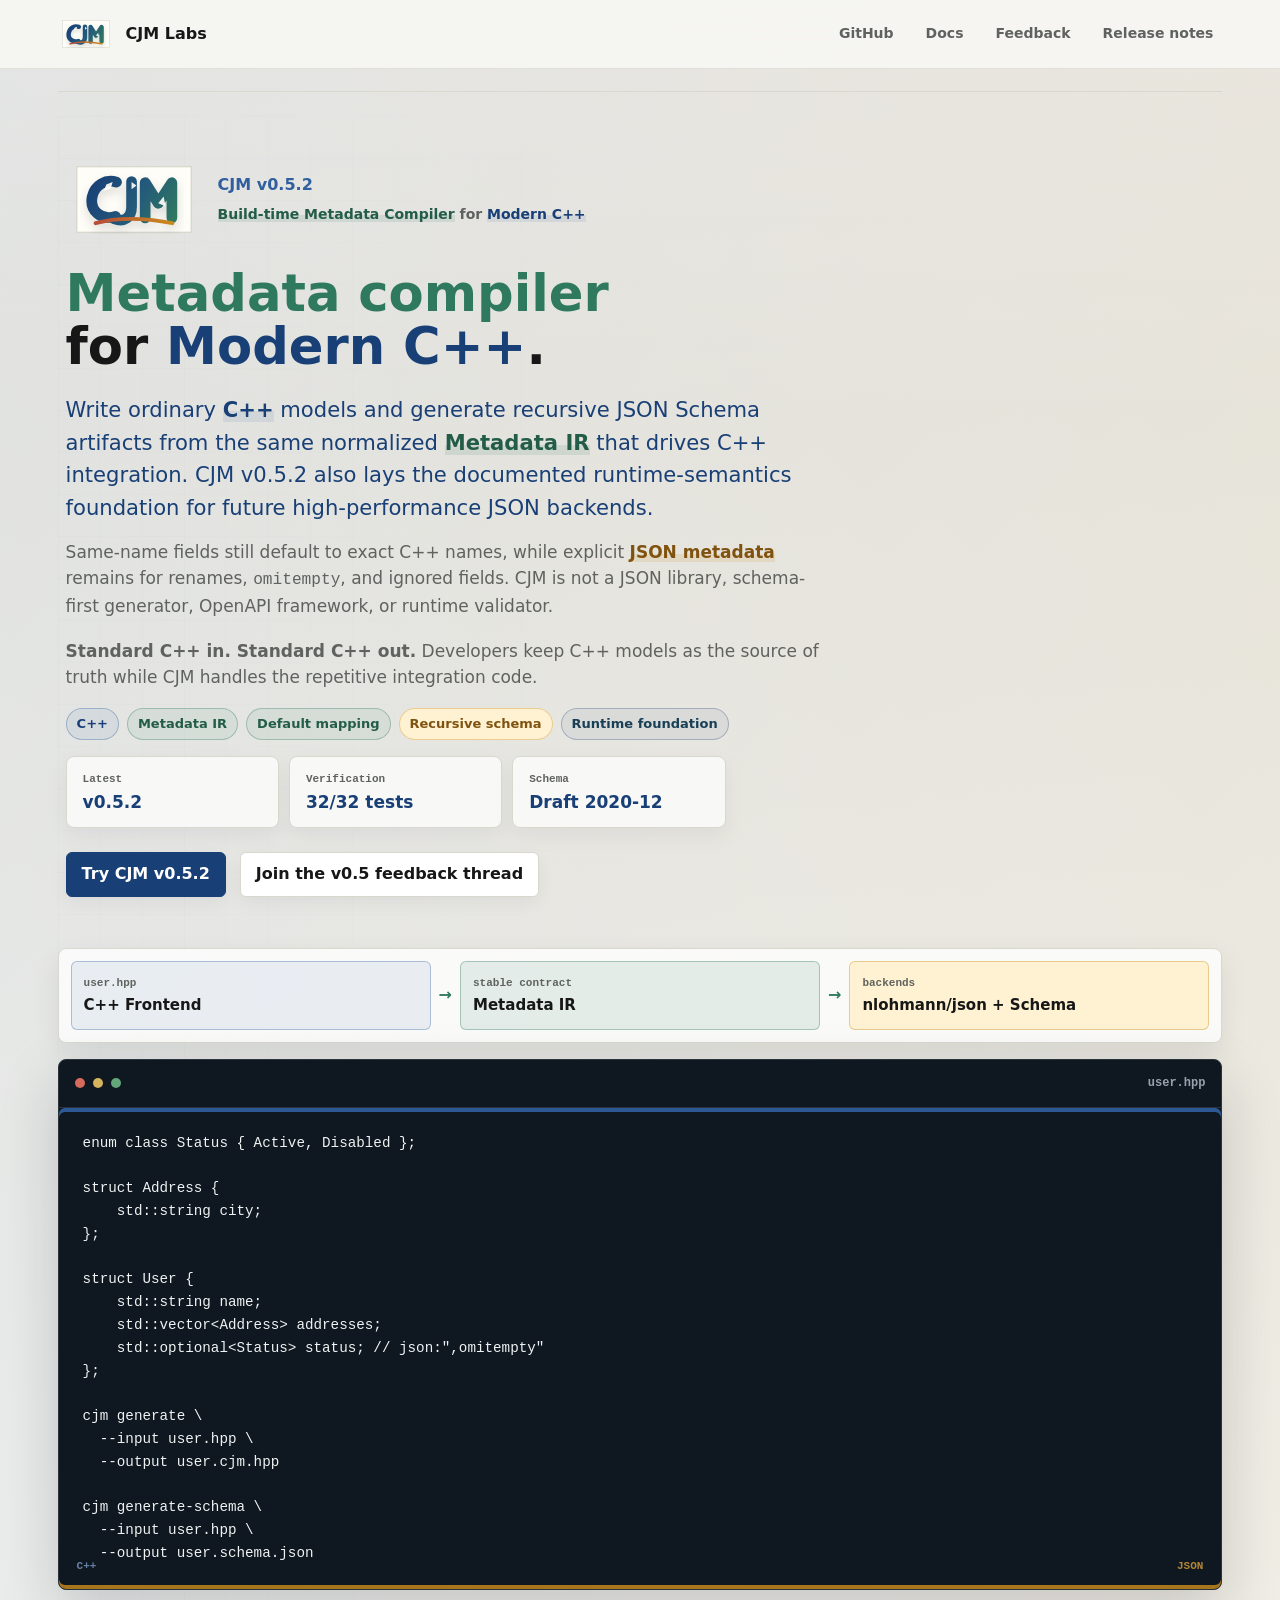
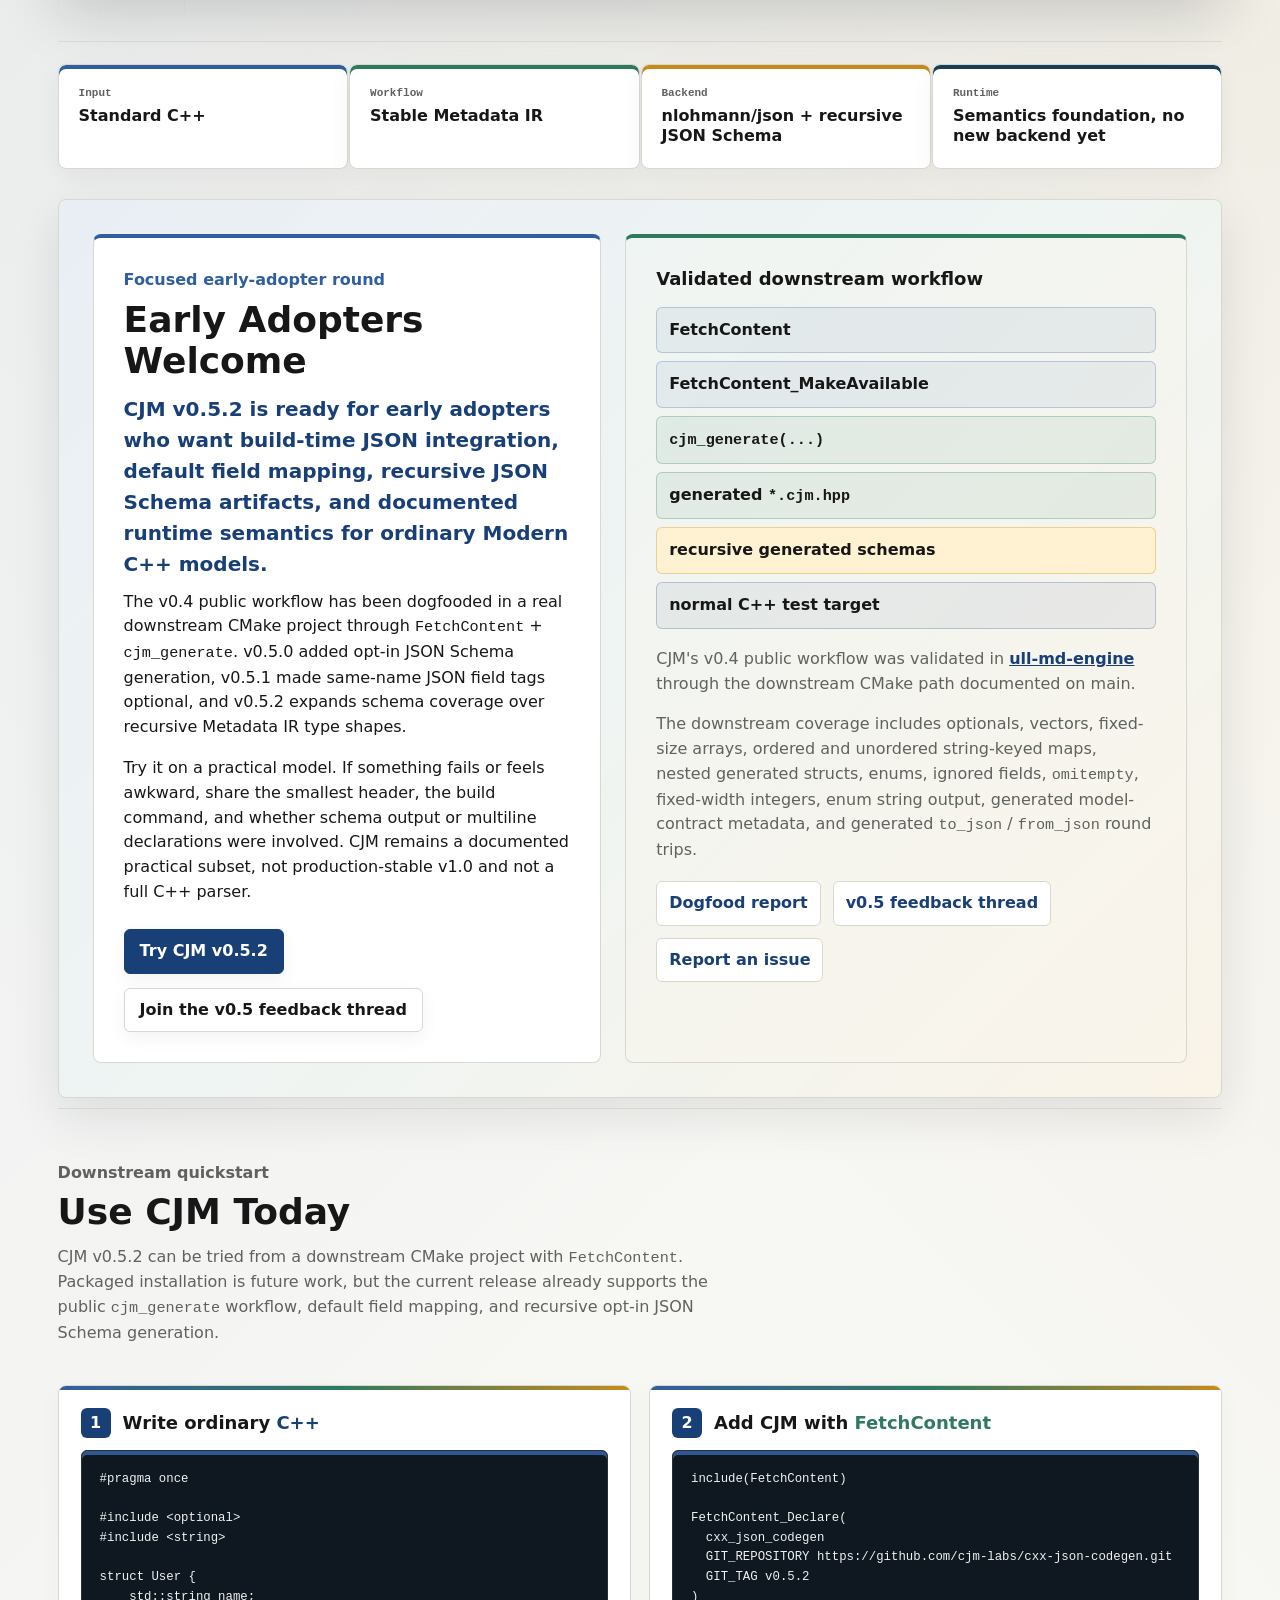
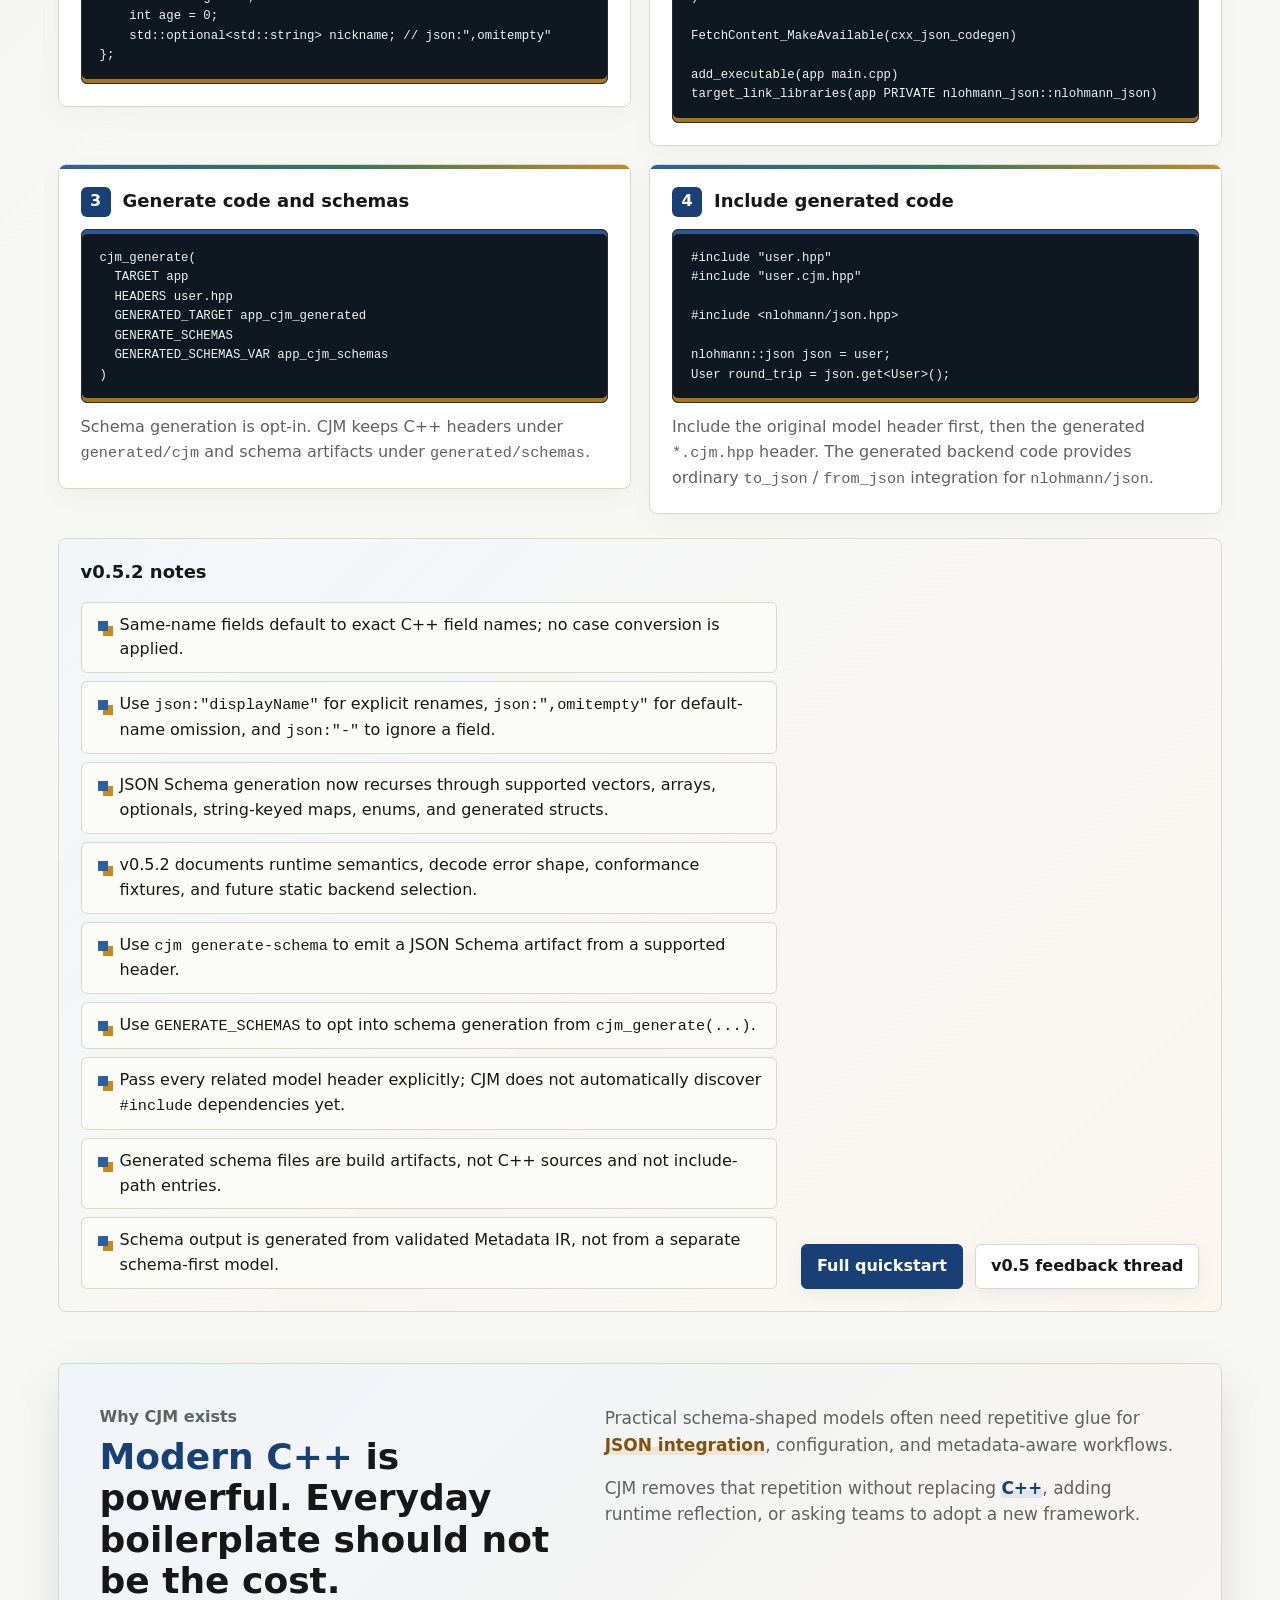
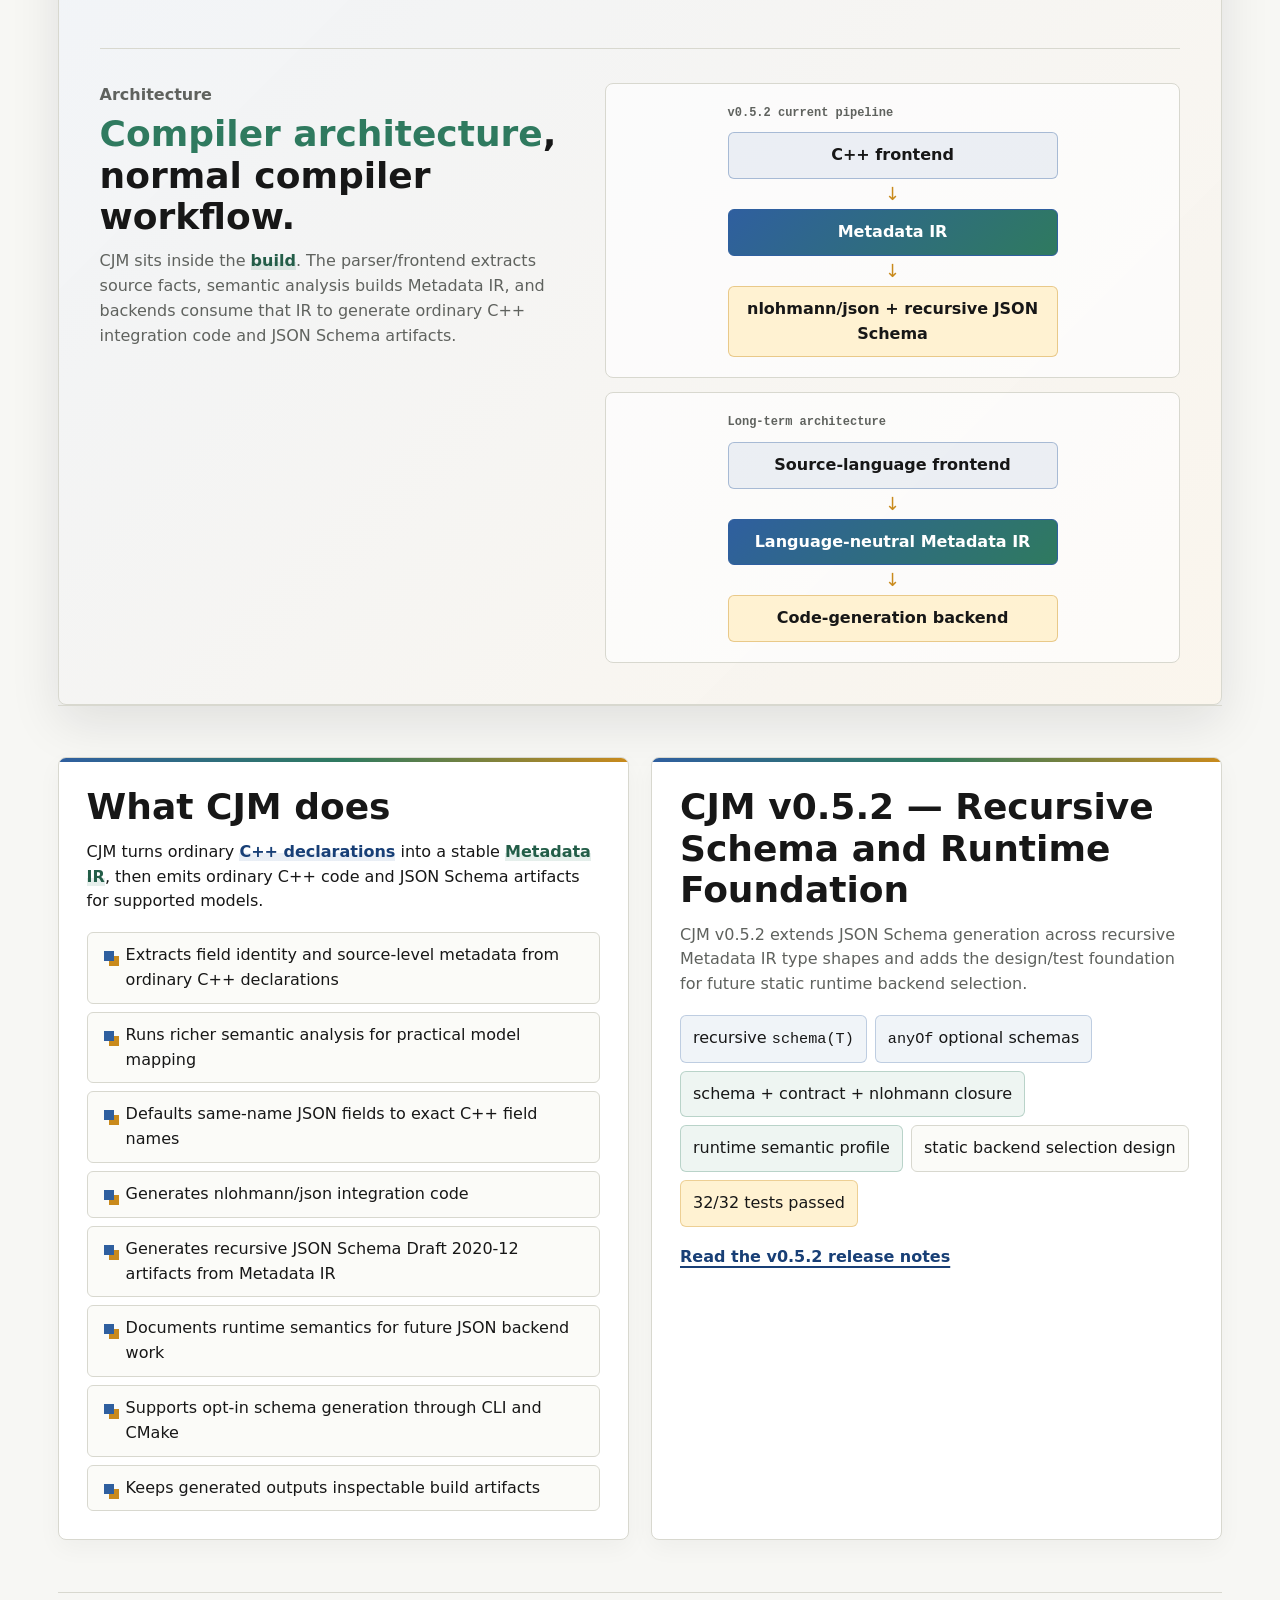
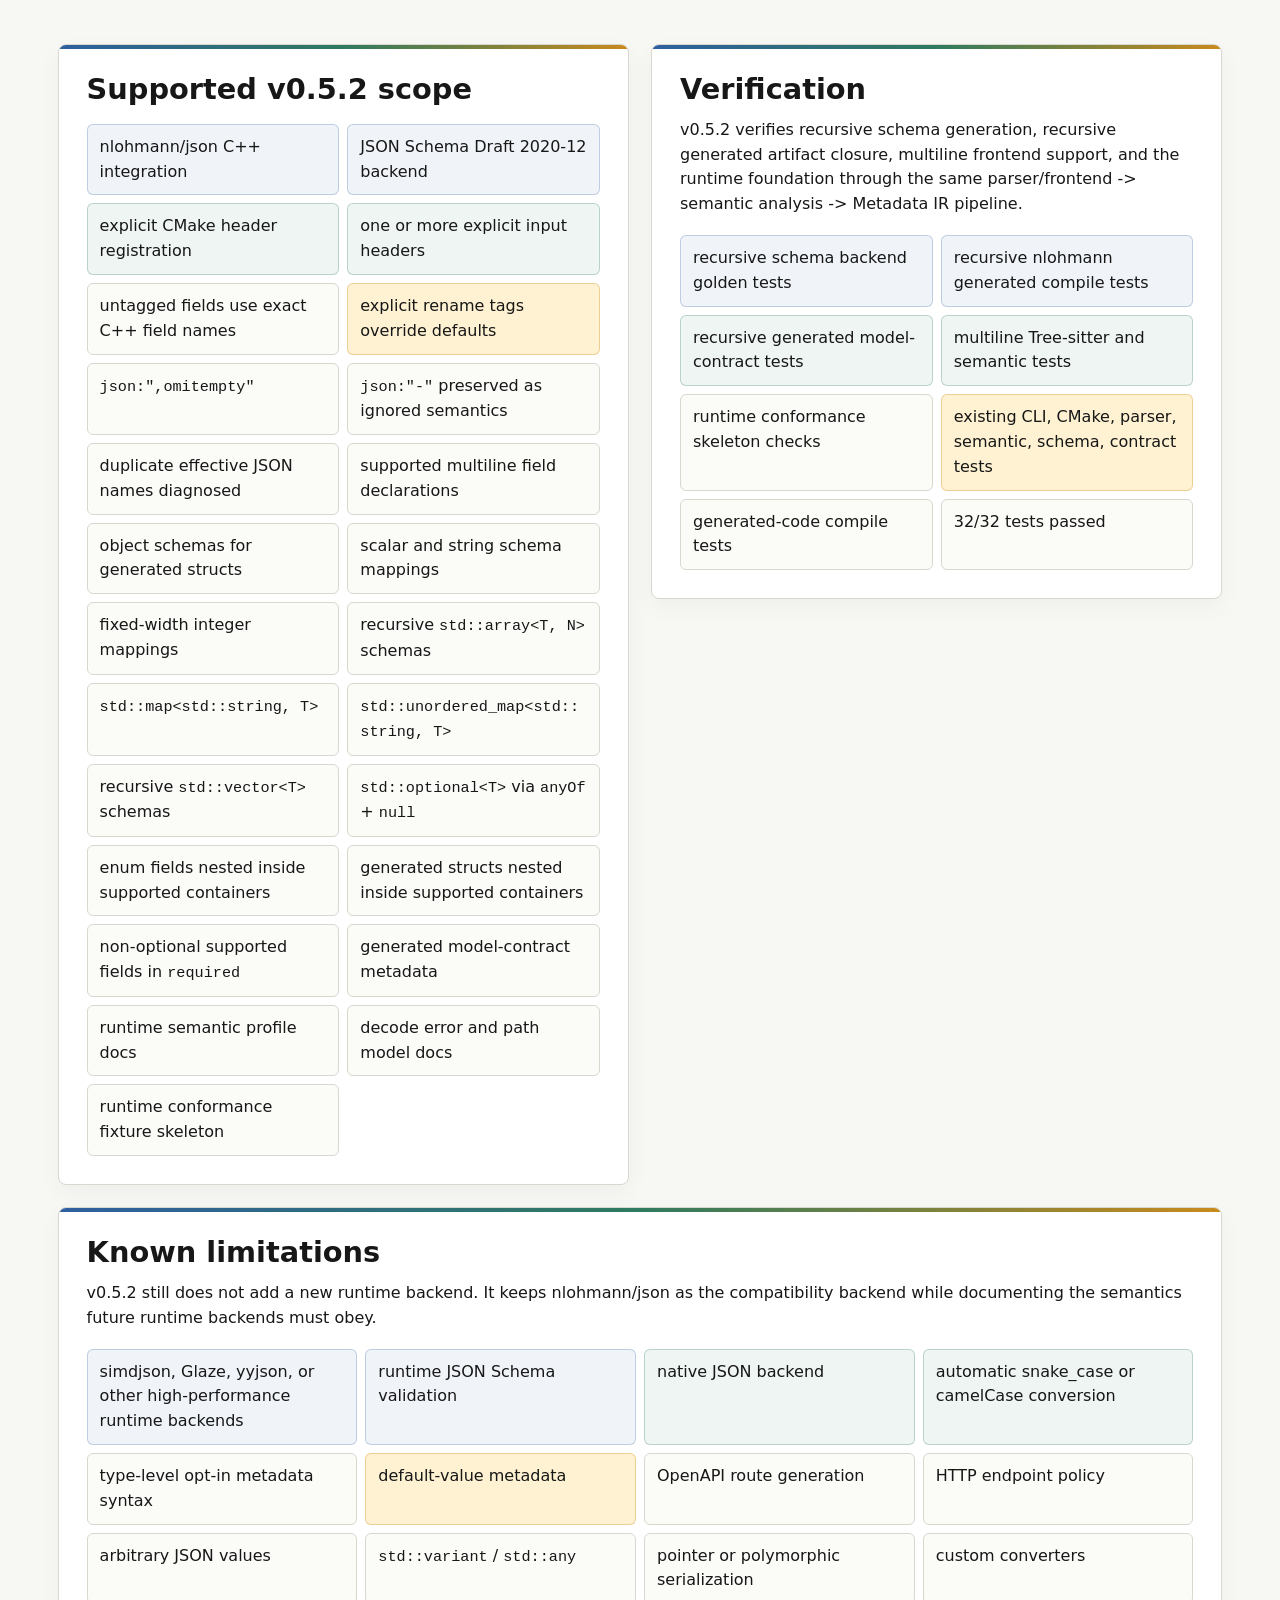
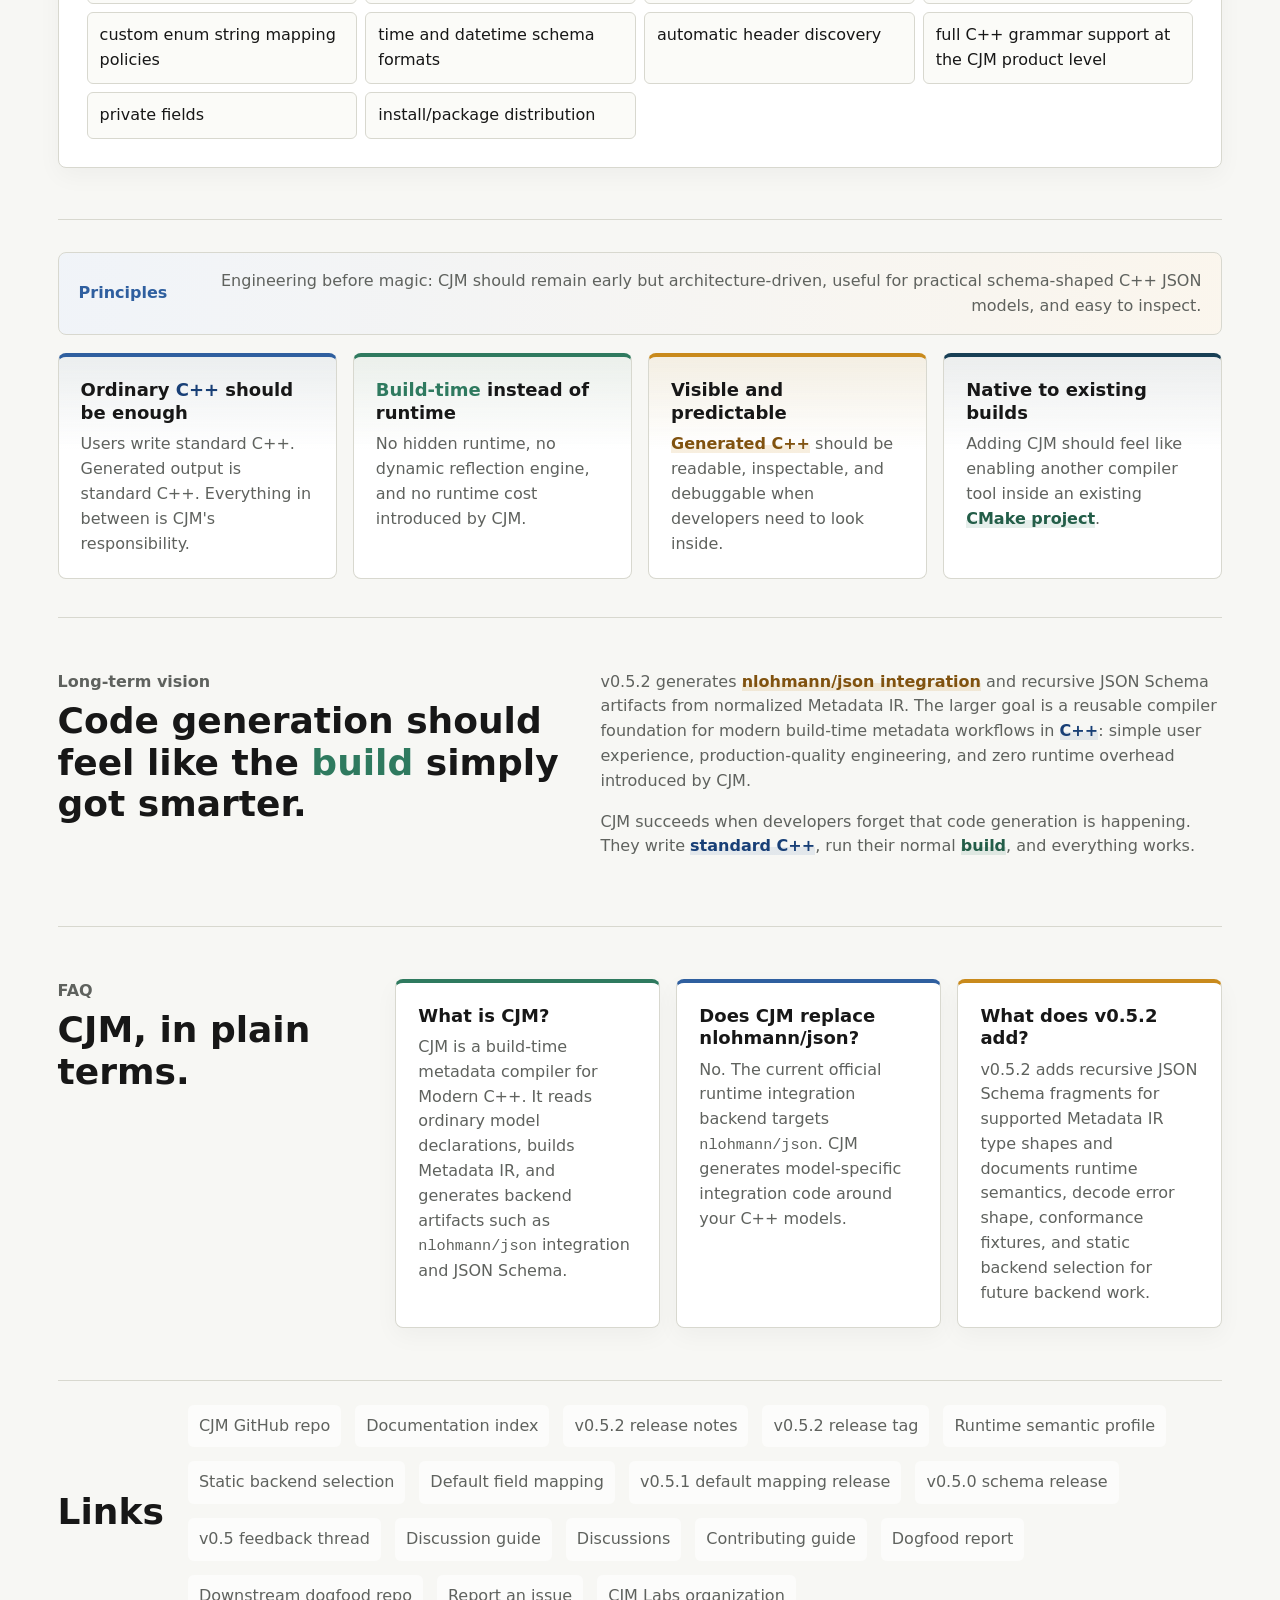
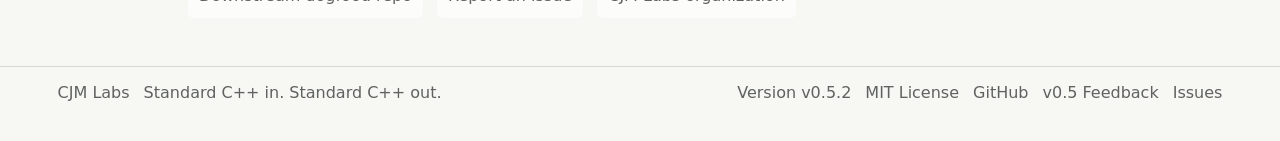
<file: index.html>
<!doctype html>
<html lang="en">
<head>
  <meta charset="utf-8">
  <meta name="viewport" content="width=device-width, initial-scale=1">
  <title>CJM v0.5.2 — Recursive JSON Schema + Runtime Foundation</title>
  <meta name="description" content="CJM is a build-time metadata compiler for Modern C++ that generates nlohmann/json integration and recursive JSON Schema artifacts from ordinary C++ models.">
  <meta name="keywords" content="CJM, Modern C++, C++ code generation, build-time metadata compiler, recursive JSON Schema, runtime JSON semantics, default field mapping, nlohmann json, Metadata IR, CMake, cjm generate-schema, early adopter feedback">
  <meta name="author" content="CJM Labs">
  <meta name="application-name" content="CJM">
  <meta name="theme-color" content="#183f76">
  <meta name="color-scheme" content="light">
  <meta name="referrer" content="strict-origin-when-cross-origin">
  <meta name="format-detection" content="telephone=no">
  <meta name="robots" content="index, follow, max-image-preview:large, max-snippet:-1, max-video-preview:-1">
  <meta name="googlebot" content="index, follow, max-image-preview:large, max-snippet:-1">
  <link rel="canonical" href="https://cjm-labs.org/">
  <meta property="og:type" content="website">
  <meta property="og:locale" content="en_US">
  <meta property="og:site_name" content="CJM Labs">
  <meta property="og:title" content="CJM v0.5.2 — Recursive JSON Schema + Runtime Foundation">
  <meta property="og:description" content="CJM v0.5.2 adds recursive schema fragments and the documented runtime foundation for future static JSON backend selection.">
  <meta property="og:url" content="https://cjm-labs.org/">
  <meta property="og:image" content="https://cjm-labs.org/assets/cjm-logo.svg">
  <meta property="og:image:alt" content="CJM Labs logo">
  <meta property="og:image:type" content="image/svg+xml">
  <meta name="twitter:card" content="summary">
  <meta name="twitter:title" content="CJM v0.5.2 — Recursive JSON Schema + Runtime Foundation">
  <meta name="twitter:description" content="CJM v0.5.2 adds recursive schema fragments and the documented runtime foundation for future static JSON backend selection.">
  <meta name="twitter:image" content="https://cjm-labs.org/assets/cjm-logo.svg">
  <meta name="twitter:image:alt" content="CJM Labs logo">
  <link rel="icon" href="/assets/cjm-logo.svg" type="image/svg+xml">
  <link rel="apple-touch-icon" href="/assets/cjm-logo.svg">
  <link rel="me" href="https://github.com/cjm-labs">
  <link rel="me" href="https://github.com/cjm-labs/cxx-json-codegen">
  <link rel="stylesheet" href="styles.css">
  <script type="application/ld+json">
    {
      "@context": "https://schema.org",
      "@graph": [
        {
          "@type": "Organization",
          "@id": "https://cjm-labs.org/#organization",
          "name": "CJM Labs",
          "url": "https://cjm-labs.org/",
          "logo": "https://cjm-labs.org/assets/cjm-logo.svg",
          "sameAs": [
            "https://github.com/cjm-labs"
          ]
        },
        {
          "@type": "WebSite",
          "@id": "https://cjm-labs.org/#website",
          "name": "CJM Labs",
          "url": "https://cjm-labs.org/",
          "publisher": {
            "@id": "https://cjm-labs.org/#organization"
          },
          "inLanguage": "en-US"
        },
        {
          "@type": "SoftwareSourceCode",
          "@id": "https://cjm-labs.org/#cjm",
          "name": "CJM",
          "alternateName": "Modern C++ metadata compiler",
          "description": "CJM is a build-time metadata compiler for Modern C++ that generates nlohmann/json integration and recursive JSON Schema artifacts from ordinary C++ models.",
          "url": "https://cjm-labs.org/",
          "releaseNotes": "https://github.com/cjm-labs/cxx-json-codegen/blob/main/docs/releases/v0.5.2.md",
          "keywords": "Modern C++, build-time code generation, metadata compiler, recursive JSON Schema, runtime JSON semantics, nlohmann/json, CMake, Metadata IR",
          "sameAs": [
            "https://github.com/cjm-labs/cxx-json-codegen"
          ],
          "codeRepository": "https://github.com/cjm-labs/cxx-json-codegen",
          "programmingLanguage": "C++",
          "runtimePlatform": "CMake",
          "softwareVersion": "v0.5.2",
          "license": "https://opensource.org/license/mit/",
          "creator": {
            "@id": "https://cjm-labs.org/#organization"
          }
        },
        {
          "@type": "FAQPage",
          "@id": "https://cjm-labs.org/#faq",
          "mainEntity": [
            {
              "@type": "Question",
              "name": "What is CJM?",
              "acceptedAnswer": {
                "@type": "Answer",
                "text": "CJM is a build-time metadata compiler for Modern C++. It reads ordinary C++ model declarations, builds Metadata IR, and generates backend artifacts such as nlohmann/json integration and JSON Schema."
              }
            },
            {
              "@type": "Question",
              "name": "Does CJM replace nlohmann/json?",
              "acceptedAnswer": {
                "@type": "Answer",
                "text": "No. The current official runtime integration backend targets nlohmann/json. CJM generates model-specific integration code around the user's C++ models."
              }
            },
            {
              "@type": "Question",
              "name": "What does CJM v0.5.2 add?",
              "acceptedAnswer": {
                "@type": "Answer",
                "text": "CJM v0.5.2 adds recursive JSON Schema fragments for supported Metadata IR type shapes and documents runtime semantics, decode error shape, conformance fixtures, and static backend selection for future runtime backend work."
              }
            }
          ]
        }
      ]
    }
  </script>
</head>
<body>
  <header class="site-header">
    <a class="brand" href="/" aria-label="CJM Labs home">
      <img class="logo-mark" src="assets/cjm-logo.svg" width="56" height="36" alt="" aria-hidden="true">
      <span>CJM Labs</span>
    </a>
    <nav>
      <a href="https://github.com/cjm-labs/cxx-json-codegen">GitHub</a>
      <a href="https://github.com/cjm-labs/cxx-json-codegen#documentation">Docs</a>
      <a href="https://github.com/cjm-labs/cxx-json-codegen/discussions/163">Feedback</a>
      <a href="https://github.com/cjm-labs/cxx-json-codegen/blob/main/docs/releases/v0.5.2.md">Release notes</a>
    </nav>
  </header>

  <main>
    <section class="hero">
      <div class="hero-copy">
        <div class="product-lockup">
          <img class="logo-mark logo-mark-large" src="assets/cjm-logo.svg" width="136" height="87" alt="" aria-hidden="true">
          <div>
            <p class="eyebrow">CJM v0.5.2</p>
            <p class="product-line"><span class="term-build">Build-time Metadata Compiler</span> for <span class="term-cpp">Modern C++</span></p>
          </div>
        </div>
        <h1><span class="term-build">Metadata compiler</span> for <span class="term-cpp">Modern C++</span>.</h1>
        <p class="lede">Write ordinary <span class="term-cpp">C++</span> models and generate recursive JSON Schema artifacts from the same normalized <span class="term-build">Metadata IR</span> that drives C++ integration. CJM v0.5.2 also lays the documented runtime-semantics foundation for future high-performance JSON backends.</p>
        <p class="intro">
          Same-name fields still default to exact C++ names, while explicit
          <span class="term-json">JSON metadata</span> remains for renames,
          <code>omitempty</code>, and ignored fields. CJM is not a JSON library,
          schema-first generator, OpenAPI framework, or runtime validator.
        </p>
        <p class="intro">
          <strong>Standard C++ in. Standard C++ out.</strong>
          Developers keep C++ models as the source of truth while CJM handles the repetitive integration code.
        </p>
        <div class="signal-row" aria-label="CJM themes">
          <span>C++</span>
          <span>Metadata IR</span>
          <span>Default mapping</span>
          <span>Recursive schema</span>
          <span>Runtime foundation</span>
        </div>
        <div class="hero-highlights" aria-label="CJM v0.5.2 highlights">
          <div>
            <span>Latest</span>
            <strong>v0.5.2</strong>
          </div>
          <div>
            <span>Verification</span>
            <strong>32/32 tests</strong>
          </div>
          <div>
            <span>Schema</span>
            <strong>Draft 2020-12</strong>
          </div>
        </div>
        <div class="actions">
          <a class="button primary" href="https://github.com/cjm-labs/cxx-json-codegen#quickstart">Try CJM v0.5.2</a>
          <a class="button" href="https://github.com/cjm-labs/cxx-json-codegen/discussions/163">Join the v0.5 feedback thread</a>
        </div>
      </div>

      <div class="hero-visual" aria-label="CJM build-time workflow">
        <div class="pipeline-panel">
          <div class="pipeline-node source">
            <span>user.hpp</span>
            <strong>C++ Frontend</strong>
          </div>
          <div class="pipeline-link">→</div>
          <div class="pipeline-node core">
            <span>stable contract</span>
            <strong>Metadata IR</strong>
          </div>
          <div class="pipeline-link">→</div>
          <div class="pipeline-node output">
            <span>backends</span>
            <strong>nlohmann/json + Schema</strong>
          </div>
        </div>

        <div class="terminal-card" aria-label="CJM example">
          <div class="terminal-bar">
            <span></span>
            <span></span>
            <span></span>
            <strong>user.hpp</strong>
          </div>
          <pre><code>enum class Status { Active, Disabled };

struct Address {
    std::string city;
};

struct User {
    std::string name;
    std::vector&lt;Address&gt; addresses;
    std::optional&lt;Status&gt; status; // json:",omitempty"
};

cjm generate \
  --input user.hpp \
  --output user.cjm.hpp

cjm generate-schema \
  --input user.hpp \
  --output user.schema.json</code></pre>
        </div>
      </div>
    </section>

    <section class="proof-strip" aria-label="CJM product guarantees">
      <div>
        <span class="proof-kicker">Input</span>
        <strong>Standard C++</strong>
      </div>
      <div>
        <span class="proof-kicker">Workflow</span>
        <strong>Stable Metadata IR</strong>
      </div>
      <div>
        <span class="proof-kicker">Backend</span>
        <strong>nlohmann/json + recursive JSON Schema</strong>
      </div>
      <div>
        <span class="proof-kicker">Runtime</span>
        <strong>Semantics foundation, no new backend yet</strong>
      </div>
    </section>

    <section class="early-adopters" aria-labelledby="early-adopters-title">
      <div class="early-copy">
        <p class="eyebrow">Focused early-adopter round</p>
        <h2 id="early-adopters-title">Early Adopters Welcome</h2>
        <p class="lede-lite">
          CJM v0.5.2 is ready for early adopters who want build-time JSON
          integration, default field mapping, recursive JSON Schema artifacts,
          and documented runtime semantics for ordinary Modern C++ models.
        </p>
        <p>
          The v0.4 public workflow has been dogfooded in a real downstream CMake
          project through <code>FetchContent</code> + <code>cjm_generate</code>.
          v0.5.0 added opt-in JSON Schema generation, v0.5.1 made same-name
          JSON field tags optional, and v0.5.2 expands schema coverage over
          recursive Metadata IR type shapes.
        </p>
        <p>
          Try it on a practical model. If something fails or feels awkward,
          share the smallest header, the build command, and whether schema output
          or multiline declarations were involved. CJM remains a documented
          practical subset, not production-stable v1.0 and not a full C++ parser.
        </p>
        <div class="actions">
          <a class="button primary" href="https://github.com/cjm-labs/cxx-json-codegen#quickstart">Try CJM v0.5.2</a>
          <a class="button" href="https://github.com/cjm-labs/cxx-json-codegen/discussions/163">Join the v0.5 feedback thread</a>
        </div>
      </div>

      <div class="dogfood-card">
        <h3>Validated downstream workflow</h3>
        <div class="workflow-chain" aria-label="Validated CJM downstream workflow">
          <span>FetchContent</span>
          <span>FetchContent_MakeAvailable</span>
          <span><code>cjm_generate(...)</code></span>
          <span>generated <code>*.cjm.hpp</code></span>
          <span>recursive generated schemas</span>
          <span>normal C++ test target</span>
        </div>
        <p>
          CJM's v0.4 public workflow was validated in
          <a href="https://github.com/lmingzhi618/ull-md-engine">ull-md-engine</a>
          through the downstream CMake path documented on main.
        </p>
        <p>
          The downstream coverage includes optionals, vectors, fixed-size arrays,
          ordered and unordered string-keyed maps, nested generated structs,
          enums, ignored fields, <code>omitempty</code>, fixed-width integers,
          enum string output, generated model-contract metadata, and generated
          <code>to_json</code> / <code>from_json</code> round trips.
        </p>
        <div class="dogfood-links">
          <a href="https://github.com/cjm-labs/cxx-json-codegen/blob/main/docs/dogfood/ull-md-engine-v0.3.0.md">Dogfood report</a>
          <a href="https://github.com/cjm-labs/cxx-json-codegen/discussions/163">v0.5 feedback thread</a>
          <a href="https://github.com/cjm-labs/cxx-json-codegen/issues/new/choose">Report an issue</a>
        </div>
      </div>
    </section>

    <section class="use-cjm" aria-labelledby="use-cjm-title">
      <div class="section-copy">
        <p class="eyebrow">Downstream quickstart</p>
        <h2 id="use-cjm-title">Use CJM Today</h2>
        <p>
          CJM v0.5.2 can be tried from a downstream CMake project with
          <code>FetchContent</code>. Packaged installation is future work, but the
          current release already supports the public <code>cjm_generate</code> workflow,
          default field mapping, and recursive opt-in JSON Schema generation.
        </p>
      </div>

      <div class="steps-grid">
        <article class="step-card">
          <span class="step-number">1</span>
          <h3>Write ordinary <span class="term-cpp">C++</span></h3>
          <pre><code>#pragma once

#include &lt;optional&gt;
#include &lt;string&gt;

struct User {
    std::string name;
    int age = 0;
    std::optional&lt;std::string&gt; nickname; // json:",omitempty"
};</code></pre>
        </article>

        <article class="step-card">
          <span class="step-number">2</span>
          <h3>Add CJM with <span class="term-build">FetchContent</span></h3>
          <pre><code>include(FetchContent)

FetchContent_Declare(
  cxx_json_codegen
  GIT_REPOSITORY https://github.com/cjm-labs/cxx-json-codegen.git
  GIT_TAG v0.5.2
)

FetchContent_MakeAvailable(cxx_json_codegen)

add_executable(app main.cpp)
target_link_libraries(app PRIVATE nlohmann_json::nlohmann_json)</code></pre>
        </article>

        <article class="step-card">
          <span class="step-number">3</span>
          <h3>Generate code and schemas</h3>
          <pre><code>cjm_generate(
  TARGET app
  HEADERS user.hpp
  GENERATED_TARGET app_cjm_generated
  GENERATE_SCHEMAS
  GENERATED_SCHEMAS_VAR app_cjm_schemas
)</code></pre>
          <p>
            Schema generation is opt-in. CJM keeps C++ headers under
            <code>generated/cjm</code> and schema artifacts under <code>generated/schemas</code>.
          </p>
        </article>

        <article class="step-card">
          <span class="step-number">4</span>
          <h3>Include generated code</h3>
          <pre><code>#include "user.hpp"
#include "user.cjm.hpp"

#include &lt;nlohmann/json.hpp&gt;

nlohmann::json json = user;
User round_trip = json.get&lt;User&gt;();</code></pre>
          <p>
            Include the original model header first, then the generated <code>*.cjm.hpp</code>
            header. The generated backend code provides ordinary <code>to_json</code> /
            <code>from_json</code> integration for <code>nlohmann/json</code>.
          </p>
        </article>
      </div>

      <div class="use-notes">
        <div>
          <h3>v0.5.2 notes</h3>
          <ul class="feature-list compact-list">
            <li>Same-name fields default to exact C++ field names; no case conversion is applied.</li>
            <li>Use <code>json:"displayName"</code> for explicit renames, <code>json:",omitempty"</code> for default-name omission, and <code>json:"-"</code> to ignore a field.</li>
            <li>JSON Schema generation now recurses through supported vectors, arrays, optionals, string-keyed maps, enums, and generated structs.</li>
            <li>v0.5.2 documents runtime semantics, decode error shape, conformance fixtures, and future static backend selection.</li>
            <li>Use <code>cjm generate-schema</code> to emit a JSON Schema artifact from a supported header.</li>
            <li>Use <code>GENERATE_SCHEMAS</code> to opt into schema generation from <code>cjm_generate(...)</code>.</li>
            <li>Pass every related model header explicitly; CJM does not automatically discover <code>#include</code> dependencies yet.</li>
            <li>Generated schema files are build artifacts, not C++ sources and not include-path entries.</li>
            <li>Schema output is generated from validated Metadata IR, not from a separate schema-first model.</li>
          </ul>
        </div>
        <div class="use-links">
          <a class="button primary" href="https://github.com/cjm-labs/cxx-json-codegen#quickstart">Full quickstart</a>
          <a class="button" href="https://github.com/cjm-labs/cxx-json-codegen/discussions/163">v0.5 feedback thread</a>
        </div>
      </div>
    </section>

    <section class="workbench">
      <div class="vision">
        <div class="section-copy">
          <p class="eyebrow">Why CJM exists</p>
          <h2><span class="term-cpp">Modern C++</span> is powerful. Everyday boilerplate should not be the cost.</h2>
        </div>
        <div class="vision-copy">
          <p>
            Practical schema-shaped models often need repetitive glue for
            <span class="term-json">JSON integration</span>, configuration, and metadata-aware workflows.
          </p>
          <p>
            CJM removes that repetition without replacing <span class="term-cpp">C++</span>, adding runtime
            reflection, or asking teams to adopt a new framework.
          </p>
        </div>
      </div>

      <div class="architecture">
        <div class="section-copy">
          <p class="eyebrow">Architecture</p>
          <h2><span class="term-build">Compiler architecture</span>, normal compiler workflow.</h2>
          <p>
            CJM sits inside the <span class="term-build">build</span>. The parser/frontend extracts source facts,
            semantic analysis builds Metadata IR, and backends consume that IR to generate ordinary C++
            integration code and JSON Schema artifacts.
          </p>
        </div>

        <div class="architecture-flows">
          <div class="flow" aria-label="Current CJM build-time architecture">
            <p class="flow-caption">v0.5.2 current pipeline</p>
            <div class="flow-step cpp">C++ frontend</div>
            <div class="flow-arrow">&darr;</div>
            <div class="flow-step strong">Metadata IR</div>
            <div class="flow-arrow">&darr;</div>
            <div class="flow-step json">nlohmann/json + recursive JSON Schema</div>
          </div>
          <div class="flow" aria-label="Long-term CJM compiler architecture">
            <p class="flow-caption">Long-term architecture</p>
            <div class="flow-step cpp">Source-language frontend</div>
            <div class="flow-arrow">&darr;</div>
            <div class="flow-step strong">Language-neutral Metadata IR</div>
            <div class="flow-arrow">&darr;</div>
            <div class="flow-step json">Code-generation backend</div>
          </div>
        </div>
      </div>
    </section>

    <section class="product-grid">
      <div class="panel what">
        <h2>What CJM does</h2>
        <p>CJM turns ordinary <span class="term-cpp">C++ declarations</span> into a stable <span class="term-build">Metadata IR</span>, then emits ordinary C++ code and JSON Schema artifacts for supported models.</p>
        <ul class="feature-list">
          <li>Extracts field identity and source-level metadata from ordinary C++ declarations</li>
          <li>Runs richer semantic analysis for practical model mapping</li>
          <li>Defaults same-name JSON fields to exact C++ field names</li>
          <li>Generates nlohmann/json integration code</li>
          <li>Generates recursive JSON Schema Draft 2020-12 artifacts from Metadata IR</li>
          <li>Documents runtime semantics for future JSON backend work</li>
          <li>Supports opt-in schema generation through CLI and CMake</li>
          <li>Keeps generated outputs inspectable build artifacts</li>
        </ul>
      </div>

      <div class="panel release">
        <h2>CJM v0.5.2 — Recursive Schema and Runtime Foundation</h2>
        <p>CJM v0.5.2 extends JSON Schema generation across recursive Metadata IR type shapes and adds the design/test foundation for future static runtime backend selection.</p>
        <div class="facts">
          <span>recursive <code>schema(T)</code></span>
          <span><code>anyOf</code> optional schemas</span>
          <span>schema + contract + nlohmann closure</span>
          <span>runtime semantic profile</span>
          <span>static backend selection design</span>
          <span>32/32 tests passed</span>
        </div>
        <a class="text-link" href="https://github.com/cjm-labs/cxx-json-codegen/blob/main/docs/releases/v0.5.2.md">Read the v0.5.2 release notes</a>
      </div>
    </section>

    <section class="release-details">
      <div class="panel">
        <h2>Supported v0.5.2 scope</h2>
        <div class="facts">
          <span>nlohmann/json C++ integration</span>
          <span>JSON Schema Draft 2020-12 backend</span>
          <span>explicit CMake header registration</span>
          <span>one or more explicit input headers</span>
          <span>untagged fields use exact C++ field names</span>
          <span>explicit rename tags override defaults</span>
          <span><code>json:",omitempty"</code></span>
          <span><code>json:"-"</code> preserved as ignored semantics</span>
          <span>duplicate effective JSON names diagnosed</span>
          <span>supported multiline field declarations</span>
          <span>object schemas for generated structs</span>
          <span>scalar and string schema mappings</span>
          <span>fixed-width integer mappings</span>
          <span>recursive <code>std::array&lt;T, N&gt;</code> schemas</span>
          <span><code>std::map&lt;std::string, T&gt;</code></span>
          <span><code>std::unordered_map&lt;std::string, T&gt;</code></span>
          <span>recursive <code>std::vector&lt;T&gt;</code> schemas</span>
          <span><code>std::optional&lt;T&gt;</code> via <code>anyOf</code> + <code>null</code></span>
          <span>enum fields nested inside supported containers</span>
          <span>generated structs nested inside supported containers</span>
          <span>non-optional supported fields in <code>required</code></span>
          <span>generated model-contract metadata</span>
          <span>runtime semantic profile docs</span>
          <span>decode error and path model docs</span>
          <span>runtime conformance fixture skeleton</span>
        </div>
      </div>

      <div class="panel">
        <h2>Verification</h2>
        <p>v0.5.2 verifies recursive schema generation, recursive generated artifact closure, multiline frontend support, and the runtime foundation through the same parser/frontend -> semantic analysis -> Metadata IR pipeline.</p>
        <div class="facts">
          <span>recursive schema backend golden tests</span>
          <span>recursive nlohmann generated compile tests</span>
          <span>recursive generated model-contract tests</span>
          <span>multiline Tree-sitter and semantic tests</span>
          <span>runtime conformance skeleton checks</span>
          <span>existing CLI, CMake, parser, semantic, schema, contract tests</span>
          <span>generated-code compile tests</span>
          <span>32/32 tests passed</span>
        </div>
      </div>

      <div class="panel">
        <h2>Known limitations</h2>
        <p>v0.5.2 still does not add a new runtime backend. It keeps nlohmann/json as the compatibility backend while documenting the semantics future runtime backends must obey.</p>
        <div class="facts">
          <span>simdjson, Glaze, yyjson, or other high-performance runtime backends</span>
          <span>runtime JSON Schema validation</span>
          <span>native JSON backend</span>
          <span>automatic snake_case or camelCase conversion</span>
          <span>type-level opt-in metadata syntax</span>
          <span>default-value metadata</span>
          <span>OpenAPI route generation</span>
          <span>HTTP endpoint policy</span>
          <span>arbitrary JSON values</span>
          <span><code>std::variant</code> / <code>std::any</code></span>
          <span>pointer or polymorphic serialization</span>
          <span>custom converters</span>
          <span>custom enum string mapping policies</span>
          <span>time and datetime schema formats</span>
          <span>automatic header discovery</span>
          <span>full C++ grammar support at the CJM product level</span>
          <span>private fields</span>
          <span>install/package distribution</span>
        </div>
      </div>
    </section>

    <section class="principles">
      <div class="principles-intro">
        <p class="eyebrow">Principles</p>
        <p>
          Engineering before magic: CJM should remain early but architecture-driven,
          useful for practical schema-shaped C++ JSON models, and easy to inspect.
        </p>
      </div>
      <div class="principle-grid">
        <article>
          <h3>Ordinary <span class="term-cpp">C++</span> should be enough</h3>
          <p>Users write standard C++. Generated output is standard C++. Everything in between is CJM's responsibility.</p>
        </article>
        <article>
          <h3><span class="term-build">Build-time</span> instead of runtime</h3>
          <p>No hidden runtime, no dynamic reflection engine, and no runtime cost introduced by CJM.</p>
        </article>
        <article>
          <h3>Visible and predictable</h3>
          <p><span class="term-json">Generated C++</span> should be readable, inspectable, and debuggable when developers need to look inside.</p>
        </article>
        <article>
          <h3>Native to existing builds</h3>
          <p>Adding CJM should feel like enabling another compiler tool inside an existing <span class="term-build">CMake project</span>.</p>
        </article>
      </div>
    </section>

    <section class="philosophy">
      <div>
        <p class="eyebrow">Long-term vision</p>
        <h2>Code generation should feel like the <span class="term-build">build</span> simply got smarter.</h2>
      </div>
      <div>
        <p>
          v0.5.2 generates <span class="term-json">nlohmann/json integration</span> and recursive JSON Schema
          artifacts from normalized Metadata IR. The larger goal is
          a reusable compiler foundation for modern build-time metadata workflows in <span class="term-cpp">C++</span>:
          simple user experience, production-quality engineering, and zero
          runtime overhead introduced by CJM.
        </p>
        <p>
          CJM succeeds when developers forget that code generation is happening.
          They write <span class="term-cpp">standard C++</span>, run their normal <span class="term-build">build</span>, and everything works.
        </p>
      </div>
    </section>

    <section class="faq" id="faq" aria-labelledby="faq-title">
      <div class="section-copy">
        <p class="eyebrow">FAQ</p>
        <h2 id="faq-title">CJM, in plain terms.</h2>
      </div>
      <div class="faq-grid">
        <article>
          <h3>What is CJM?</h3>
          <p>
            CJM is a build-time metadata compiler for Modern C++. It reads
            ordinary model declarations, builds Metadata IR, and generates
            backend artifacts such as <code>nlohmann/json</code> integration and
            JSON Schema.
          </p>
        </article>
        <article>
          <h3>Does CJM replace nlohmann/json?</h3>
          <p>
            No. The current official runtime integration backend targets
            <code>nlohmann/json</code>. CJM generates model-specific integration
            code around your C++ models.
          </p>
        </article>
        <article>
          <h3>What does v0.5.2 add?</h3>
          <p>
            v0.5.2 adds recursive JSON Schema fragments for supported Metadata
            IR type shapes and documents runtime semantics, decode error shape,
            conformance fixtures, and static backend selection for future
            backend work.
          </p>
        </article>
      </div>
    </section>

    <section class="links">
      <h2>Links</h2>
      <div class="links-list">
        <a href="https://github.com/cjm-labs/cxx-json-codegen">CJM GitHub repo</a>
        <a href="https://github.com/cjm-labs/cxx-json-codegen#documentation">Documentation index</a>
        <a href="https://github.com/cjm-labs/cxx-json-codegen/blob/main/docs/releases/v0.5.2.md">v0.5.2 release notes</a>
        <a href="https://github.com/cjm-labs/cxx-json-codegen/releases/tag/v0.5.2">v0.5.2 release tag</a>
        <a href="https://github.com/cjm-labs/cxx-json-codegen/blob/main/docs/design/runtime-json-semantic-profile.md">Runtime semantic profile</a>
        <a href="https://github.com/cjm-labs/cxx-json-codegen/blob/main/docs/design/static-backend-selection.md">Static backend selection</a>
        <a href="https://github.com/cjm-labs/cxx-json-codegen/blob/main/docs/design/default-field-mapping.md">Default field mapping</a>
        <a href="https://github.com/cjm-labs/cxx-json-codegen/blob/main/docs/releases/v0.5.1.md">v0.5.1 default mapping release</a>
        <a href="https://github.com/cjm-labs/cxx-json-codegen/blob/main/docs/releases/v0.5.0.md">v0.5.0 schema release</a>
        <a href="https://github.com/cjm-labs/cxx-json-codegen/discussions/163">v0.5 feedback thread</a>
        <a href="https://github.com/cjm-labs/cxx-json-codegen/blob/main/DISCUSSIONS.md">Discussion guide</a>
        <a href="https://github.com/cjm-labs/cxx-json-codegen/discussions">Discussions</a>
        <a href="https://github.com/cjm-labs/cxx-json-codegen/blob/main/CONTRIBUTING.md">Contributing guide</a>
        <a href="https://github.com/cjm-labs/cxx-json-codegen/blob/main/docs/dogfood/ull-md-engine-v0.3.0.md">Dogfood report</a>
        <a href="https://github.com/lmingzhi618/ull-md-engine">Downstream dogfood repo</a>
        <a href="https://github.com/cjm-labs/cxx-json-codegen/issues/new/choose">Report an issue</a>
        <a href="https://github.com/cjm-labs">CJM Labs organization</a>
      </div>
    </section>
  </main>

  <footer>
    <div>
      <span>CJM Labs</span>
      <span>Standard C++ in. Standard C++ out.</span>
    </div>
    <div class="footer-links">
      <span>Version v0.5.2</span>
      <a href="https://github.com/cjm-labs/cxx-json-codegen/blob/main/LICENSE">MIT License</a>
      <a href="https://github.com/cjm-labs/cxx-json-codegen">GitHub</a>
      <a href="https://github.com/cjm-labs/cxx-json-codegen/discussions/163">v0.5 Feedback</a>
      <a href="https://github.com/cjm-labs/cxx-json-codegen/issues/new/choose">Issues</a>
    </div>
  </footer>
</body>
</html>
</file>
<file: styles.css>
:root {
  color-scheme: light;
  --bg: #f7f7f4;
  --panel: #ffffff;
  --text: #171717;
  --muted: #5f625e;
  --line: #d8d8cf;
  --code: #101214;
  --cpp: #2f5f9f;
  --cpp-dark: #183f76;
  --json: #c98a1c;
  --json-soft: #fff2d2;
  --accent: #245a7a;
  --accent-dark: #183f55;
  --green: #2f7a5f;
  --soft: #ecece6;
  --ink: #0f1720;
  --shadow: 0 18px 50px rgba(15, 23, 32, 0.10);
  --shadow-soft: 0 10px 28px rgba(15, 23, 32, 0.08);
  --radius: 8px;
  --radius-sm: 6px;
  --cpp-wash: rgba(47, 95, 159, 0.10);
  --json-wash: rgba(201, 138, 28, 0.14);
  --build-wash: rgba(47, 122, 95, 0.12);
}

* {
  box-sizing: border-box;
}

body {
  margin: 0;
  font-family: Inter, ui-sans-serif, system-ui, -apple-system, BlinkMacSystemFont, "Segoe UI", sans-serif;
  background:
    linear-gradient(135deg, rgba(47, 95, 159, 0.11), rgba(255, 255, 255, 0) 32%),
    linear-gradient(225deg, rgba(201, 138, 28, 0.12), rgba(255, 255, 255, 0) 30%),
    linear-gradient(180deg, rgba(255, 255, 255, 0.88), rgba(247, 247, 244, 0) 430px),
    var(--bg);
  color: var(--text);
  line-height: 1.55;
}

a {
  color: inherit;
}

.site-header,
footer {
  max-width: 1880px;
  margin: 0 auto;
  padding: 16px clamp(28px, 4.5vw, 72px);
  display: flex;
  justify-content: space-between;
  gap: 24px;
  align-items: center;
}

.site-header {
  position: sticky;
  top: 0;
  z-index: 10;
  background: rgba(247, 247, 244, 0.88);
  border-bottom: 1px solid rgba(216, 216, 207, 0.72);
  backdrop-filter: blur(16px);
}

.brand {
  display: inline-flex;
  align-items: center;
  gap: 12px;
  font-weight: 700;
  text-decoration: none;
}

.logo-mark {
  display: block;
  width: 56px;
  height: auto;
}

.logo-mark-large {
  width: 136px;
}

nav,
.actions,
.links-list,
footer {
  display: flex;
  gap: 14px;
  flex-wrap: wrap;
}

nav a,
.links a,
.links-list a {
  color: var(--muted);
  text-decoration: none;
}

nav a {
  padding: 7px 9px;
  border-radius: var(--radius-sm);
  font-size: 14px;
  font-weight: 650;
}

nav a:hover,
.links a:hover,
.links-list a:hover {
  color: var(--text);
}

nav a:hover {
  background: rgba(255, 255, 255, 0.72);
}

main {
  max-width: 1880px;
  margin: 0 auto;
  padding: 22px clamp(28px, 4.5vw, 72px) 30px;
}

.hero {
  min-height: 560px;
  display: grid;
  grid-template-columns: minmax(560px, 0.9fr) minmax(680px, 1.1fr);
  align-items: center;
  gap: clamp(36px, 4vw, 72px);
  border-top: 1px solid var(--line);
  border-bottom: 1px solid rgba(216, 216, 207, 0.72);
  padding: clamp(42px, 5vw, 72px) 0 clamp(42px, 4vw, 58px);
  position: relative;
}

.hero::before {
  content: "";
  position: absolute;
  inset: 24px 0;
  pointer-events: none;
  background-image:
    linear-gradient(rgba(47, 95, 159, 0.07) 1px, transparent 1px),
    linear-gradient(90deg, rgba(47, 95, 159, 0.07) 1px, transparent 1px);
  background-size: 42px 42px;
  -webkit-mask-image: linear-gradient(90deg, rgba(0, 0, 0, 0.26), transparent 45%);
  mask-image: linear-gradient(90deg, rgba(0, 0, 0, 0.26), transparent 45%);
}

.hero-visual {
  display: grid;
  gap: 16px;
  position: relative;
  z-index: 1;
}

.hero-copy {
  position: relative;
  z-index: 1;
}

.pipeline-panel {
  display: grid;
  grid-template-columns: 1fr auto 1fr auto 1fr;
  gap: 8px;
  align-items: stretch;
  padding: 12px;
  background: rgba(255, 255, 255, 0.78);
  border: 1px solid var(--line);
  border-radius: var(--radius);
  box-shadow: var(--shadow-soft);
}

.pipeline-node {
  min-width: 0;
  padding: 15px 12px;
  border: 1px solid var(--line);
  background: var(--panel);
  border-radius: var(--radius-sm);
}

.pipeline-node span,
.proof-kicker {
  display: block;
  color: var(--muted);
  font-family: "SFMono-Regular", Consolas, "Liberation Mono", monospace;
  font-size: 11px;
  font-weight: 750;
  line-height: 1.2;
  margin-bottom: 6px;
}

.pipeline-node strong {
  display: block;
  font-size: 15px;
  line-height: 1.2;
}

.pipeline-node.source {
  border-color: rgba(47, 95, 159, 0.34);
  background: rgba(47, 95, 159, 0.08);
}

.pipeline-node.core {
  border-color: rgba(47, 122, 95, 0.35);
  background: rgba(47, 122, 95, 0.10);
}

.pipeline-node.output {
  border-color: rgba(201, 138, 28, 0.38);
  background: var(--json-soft);
}

.pipeline-link {
  display: grid;
  place-items: center;
  color: var(--green);
  font-weight: 900;
}

.product-lockup {
  display: flex;
  gap: 16px;
  align-items: center;
  margin-bottom: 24px;
}

.eyebrow {
  margin: 0 0 6px;
  color: var(--cpp);
  font-weight: 700;
  letter-spacing: 0;
}

.product-line {
  margin: 0;
  color: var(--muted);
  font-size: 14px;
  font-weight: 650;
}

.term-cpp,
.term-json,
.term-build {
  font-weight: 720;
}

h1 .term-cpp,
h2 .term-cpp,
h3 .term-cpp {
  color: var(--cpp-dark);
}

h1 .term-json,
h2 .term-json,
h3 .term-json {
  color: #9a610f;
}

h1 .term-build,
h2 .term-build,
h3 .term-build {
  color: var(--green);
}

p .term-cpp,
li .term-cpp {
  color: var(--cpp-dark);
  background: linear-gradient(180deg, transparent 58%, var(--cpp-wash) 0);
}

p .term-json,
li .term-json {
  color: #80520f;
  background: linear-gradient(180deg, transparent 58%, var(--json-wash) 0);
}

p .term-build,
li .term-build {
  color: #235d48;
  background: linear-gradient(180deg, transparent 58%, var(--build-wash) 0);
}

h1,
h2,
p {
  margin-top: 0;
}

h1 {
  max-width: 760px;
  font-size: clamp(42px, 4vw, 64px);
  line-height: 1.02;
  letter-spacing: 0;
  margin-bottom: 22px;
  text-wrap: balance;
}

h2 {
  max-width: 720px;
  font-size: clamp(25px, 3.2vw, 36px);
  line-height: 1.15;
  margin-bottom: 12px;
}

h3 {
  margin: 0 0 8px;
  font-size: 18px;
  line-height: 1.25;
}

.lede {
  max-width: 780px;
  font-size: clamp(21px, 1.65vw, 26px);
  color: var(--cpp-dark);
  margin-bottom: 14px;
}

.lede .term-json {
  color: #80520f;
}

.intro {
  max-width: 760px;
  color: var(--muted);
  font-size: 17px;
  margin-bottom: 18px;
}

.signal-row {
  display: flex;
  gap: 8px;
  flex-wrap: wrap;
  margin-bottom: 16px;
}

.signal-row span {
  border: 1px solid var(--line);
  background: rgba(255, 255, 255, 0.66);
  color: var(--muted);
  padding: 5px 10px;
  font-size: 13px;
  font-weight: 700;
  border-radius: 999px;
}

.signal-row span:first-child {
  border-color: rgba(47, 95, 159, 0.34);
  color: var(--cpp-dark);
  background: rgba(47, 95, 159, 0.08);
}

.signal-row span:nth-child(2) {
  border-color: rgba(47, 122, 95, 0.34);
  color: #235d48;
  background: rgba(47, 122, 95, 0.08);
}

.signal-row span:nth-child(3) {
  border-color: rgba(47, 122, 95, 0.34);
  color: #235d48;
  background: rgba(47, 122, 95, 0.08);
}

.signal-row span:nth-child(4) {
  border-color: rgba(201, 138, 28, 0.36);
  color: #80520f;
  background: var(--json-soft);
}

.signal-row span:nth-child(5) {
  border-color: rgba(24, 63, 118, 0.28);
  color: var(--accent-dark);
  background: rgba(24, 63, 118, 0.06);
}

.hero-highlights {
  display: grid;
  grid-template-columns: repeat(3, minmax(0, 1fr));
  gap: 10px;
  max-width: 660px;
  margin: 0 0 24px;
}

.hero-highlights div {
  padding: 14px 16px;
  background: rgba(255, 255, 255, 0.72);
  border: 1px solid var(--line);
  border-radius: var(--radius);
  box-shadow: 0 8px 22px rgba(15, 23, 32, 0.05);
}

.hero-highlights span {
  display: block;
  margin-bottom: 4px;
  color: var(--muted);
  font-family: "SFMono-Regular", Consolas, "Liberation Mono", monospace;
  font-size: 11px;
  font-weight: 800;
}

.hero-highlights strong {
  display: block;
  color: var(--cpp-dark);
  font-size: 17px;
  line-height: 1.2;
}

.button {
  display: inline-flex;
  align-items: center;
  min-height: 44px;
  padding: 9px 15px;
  border: 1px solid var(--line);
  border-radius: var(--radius-sm);
  text-decoration: none;
  font-weight: 650;
  background: var(--panel);
  box-shadow: 0 6px 18px rgba(15, 23, 32, 0.05);
  transition: transform 150ms ease, border-color 150ms ease, background 150ms ease, box-shadow 150ms ease;
}

.button.primary {
  background: var(--cpp-dark);
  color: white;
  border-color: var(--cpp-dark);
}

.button:hover {
  transform: translateY(-1px);
  border-color: var(--text);
  box-shadow: 0 10px 24px rgba(15, 23, 32, 0.08);
}

.text-link {
  display: inline-flex;
  margin-top: 18px;
  color: var(--cpp-dark);
  font-weight: 700;
  text-decoration-thickness: 2px;
  text-underline-offset: 4px;
}

pre {
  margin: 0;
  overflow-x: auto;
  background: var(--ink);
  color: #eff2f2;
  border: 1px solid #2a2f33;
  border-radius: var(--radius-sm);
  padding: 24px;
  font-size: 15px;
  line-height: 1.6;
  box-shadow: inset 0 4px 0 rgba(47, 95, 159, 0.92), inset 0 -4px 0 rgba(201, 138, 28, 0.82);
}

code {
  font-family: "SFMono-Regular", Consolas, "Liberation Mono", monospace;
  font-size: 0.95em;
}

.terminal-card {
  background: var(--ink);
  border: 1px solid #2b333b;
  border-radius: var(--radius);
  box-shadow: 0 22px 60px rgba(15, 23, 32, 0.18);
  position: relative;
  overflow: hidden;
}

.terminal-card::before {
  content: "C++";
  position: absolute;
  left: 18px;
  bottom: 14px;
  color: rgba(143, 178, 229, 0.68);
  font-family: "SFMono-Regular", Consolas, "Liberation Mono", monospace;
  font-size: 11px;
  font-weight: 800;
}

.terminal-card::after {
  content: "JSON";
  position: absolute;
  right: 18px;
  bottom: 14px;
  color: rgba(240, 179, 63, 0.72);
  font-family: "SFMono-Regular", Consolas, "Liberation Mono", monospace;
  font-size: 11px;
  font-weight: 800;
}

.terminal-bar {
  display: flex;
  gap: 8px;
  padding: 14px 16px;
  border-bottom: 1px solid #2b333b;
  align-items: center;
}

.terminal-bar span {
  width: 10px;
  height: 10px;
  border-radius: 999px;
  background: #6b747c;
}

.terminal-bar span:first-child {
  background: #d66b5d;
}

.terminal-bar span:nth-child(2) {
  background: #d6b35d;
}

.terminal-bar span:nth-child(3) {
  background: #63a77a;
}

.terminal-bar strong {
  margin-left: auto;
  color: #98a2ad;
  font-family: "SFMono-Regular", Consolas, "Liberation Mono", monospace;
  font-size: 12px;
  font-weight: 650;
}

.terminal-card pre {
  border: 0;
  min-height: 280px;
  display: flex;
  align-items: center;
}

.workbench,
.proof-strip,
.use-cjm,
.early-adopters,
.product-grid,
.release-details,
.principles,
.philosophy,
.faq,
.links {
  border-top: 1px solid var(--line);
  padding: clamp(34px, 4vw, 52px) 0;
}

.proof-strip {
  display: grid;
  grid-template-columns: repeat(4, 1fr);
  gap: 1px;
  padding: 22px 0 30px;
  border-top: 0;
  background: transparent;
}

.proof-strip div {
  padding: 22px 20px;
  background: var(--panel);
  border: 1px solid var(--line);
  border-radius: var(--radius);
  box-shadow: 0 8px 24px rgba(15, 23, 32, 0.05);
}

.proof-strip div:nth-child(1) {
  box-shadow: inset 0 4px 0 var(--cpp), 0 8px 24px rgba(15, 23, 32, 0.05);
}

.proof-strip div:nth-child(2) {
  box-shadow: inset 0 4px 0 var(--green), 0 8px 24px rgba(15, 23, 32, 0.05);
}

.proof-strip div:nth-child(3) {
  box-shadow: inset 0 4px 0 var(--json), 0 8px 24px rgba(15, 23, 32, 0.05);
}

.proof-strip div:nth-child(4) {
  box-shadow: inset 0 4px 0 var(--accent-dark), 0 8px 24px rgba(15, 23, 32, 0.05);
}

.proof-strip strong {
  display: block;
  font-size: 16px;
  line-height: 1.25;
}

.workbench {
  display: grid;
  gap: 34px;
  padding: clamp(28px, 3.2vw, 46px);
  background:
    linear-gradient(135deg, rgba(47, 95, 159, 0.07), rgba(201, 138, 28, 0.08)),
    var(--panel);
  border: 1px solid var(--line);
  border-radius: var(--radius);
  box-shadow: var(--shadow);
}

.use-cjm {
  display: grid;
  gap: 24px;
}

.use-cjm > .section-copy {
  max-width: 860px;
}

.steps-grid {
  display: grid;
  grid-template-columns: repeat(2, 1fr);
  gap: 18px;
  align-items: start;
}

.step-card {
  display: grid;
  grid-template-columns: auto 1fr;
  gap: 12px;
  align-content: start;
  background: var(--panel);
  border: 1px solid var(--line);
  border-radius: var(--radius);
  padding: 22px;
  position: relative;
  overflow: hidden;
  box-shadow: 0 8px 24px rgba(15, 23, 32, 0.04);
}

.step-card::before {
  content: "";
  position: absolute;
  inset: 0 0 auto;
  height: 4px;
  background: linear-gradient(90deg, var(--cpp), var(--green), var(--json));
}

.step-number {
  display: grid;
  place-items: center;
  width: 30px;
  height: 30px;
  color: white;
  background: var(--cpp-dark);
  border-radius: var(--radius-sm);
  font-weight: 800;
}

.step-card h3 {
  align-self: center;
  margin: 0;
}

.step-card pre,
.step-card p {
  grid-column: 1 / -1;
}

.step-card pre {
  padding: 18px;
  font-size: 13px;
  line-height: 1.5;
}

.step-card p {
  margin-bottom: 0;
  color: var(--muted);
}

.use-notes {
  display: grid;
  grid-template-columns: minmax(0, 1fr) auto;
  gap: 24px;
  align-items: end;
  padding: 22px;
  background:
    linear-gradient(135deg, rgba(47, 95, 159, 0.06), rgba(201, 138, 28, 0.07)),
    var(--panel);
  border: 1px solid var(--line);
  border-radius: var(--radius);
}

.use-notes h3 {
  margin-bottom: 12px;
}

.compact-list {
  margin-top: 0;
  gap: 6px;
}

.compact-list li {
  padding-top: 9px;
  padding-bottom: 9px;
}

.use-links {
  display: flex;
  flex-wrap: wrap;
  gap: 12px;
  justify-content: flex-end;
}

.early-adopters {
  display: grid;
  grid-template-columns: minmax(0, 0.95fr) minmax(360px, 1.05fr);
  gap: 24px;
  align-items: stretch;
  margin: 0 0 10px;
  padding: 34px;
  background:
    linear-gradient(135deg, rgba(47, 95, 159, 0.10), rgba(47, 122, 95, 0.08), rgba(201, 138, 28, 0.10)),
    var(--panel);
  border: 1px solid var(--line);
  border-radius: var(--radius);
  box-shadow: var(--shadow);
}

.early-copy,
.dogfood-card {
  background: var(--panel);
  border: 1px solid var(--line);
  border-radius: var(--radius);
  padding: 30px;
}

.early-copy {
  display: grid;
  align-content: start;
  border-top: 4px solid var(--cpp);
}

.early-copy .actions {
  margin-top: 8px;
}

.lede-lite {
  color: var(--cpp-dark);
  font-size: 20px;
  font-weight: 700;
  margin-bottom: 10px;
}

.dogfood-card {
  background:
    linear-gradient(135deg, rgba(47, 122, 95, 0.08), rgba(201, 138, 28, 0.09)),
    var(--panel);
  border-top: 4px solid var(--green);
}

.dogfood-card h3 {
  margin-bottom: 16px;
}

.dogfood-card p {
  color: var(--muted);
}

.dogfood-card p:last-child {
  margin-bottom: 0;
}

.dogfood-card a {
  color: var(--cpp-dark);
  font-weight: 700;
}

.dogfood-links {
  display: flex;
  flex-wrap: wrap;
  gap: 12px;
  margin-top: 18px;
}

.dogfood-links a {
  border: 1px solid var(--line);
  background: var(--panel);
  border-radius: var(--radius-sm);
  padding: 9px 12px;
  text-decoration: none;
}

.workflow-chain {
  display: grid;
  gap: 8px;
  margin-bottom: 18px;
}

.workflow-chain span {
  display: block;
  border: 1px solid var(--line);
  background: #fbfbf8;
  border-radius: var(--radius-sm);
  padding: 10px 12px;
  font-weight: 650;
}

.workflow-chain span:nth-child(1),
.workflow-chain span:nth-child(2) {
  border-color: rgba(47, 95, 159, 0.26);
  background: rgba(47, 95, 159, 0.07);
}

.workflow-chain span:nth-child(3),
.workflow-chain span:nth-child(4) {
  border-color: rgba(47, 122, 95, 0.28);
  background: rgba(47, 122, 95, 0.08);
}

.workflow-chain span:nth-child(5) {
  border-color: rgba(201, 138, 28, 0.34);
  background: var(--json-soft);
}

.workflow-chain span:nth-child(6) {
  border-color: rgba(24, 63, 118, 0.24);
  background: rgba(24, 63, 118, 0.06);
}

.product-grid {
  display: grid;
  grid-template-columns: 1fr 1fr;
  gap: 22px;
}

.release-details {
  display: grid;
  grid-template-columns: repeat(2, minmax(0, 1fr));
  grid-template-areas:
    "scope verify"
    "limits limits";
  gap: 22px;
  align-items: start;
}

.release-details .panel:nth-child(1) {
  grid-area: scope;
}

.release-details .panel:nth-child(2) {
  grid-area: verify;
}

.release-details .panel:nth-child(3) {
  grid-area: limits;
}

.vision,
.architecture,
.philosophy {
  display: grid;
  grid-template-columns: minmax(0, 0.9fr) minmax(320px, 1.1fr);
  gap: 34px;
  align-items: start;
}

.principles {
  display: grid;
  gap: 18px;
  padding: 32px 0 38px;
}

.vision {
  padding-bottom: 34px;
  border-bottom: 1px solid var(--line);
}

.section-copy p,
.vision-copy p {
  max-width: 660px;
  color: var(--muted);
}

.vision-copy {
  font-size: 17px;
}

.flow {
  display: grid;
  justify-items: center;
  gap: 6px;
  padding: 20px;
  background: rgba(255, 255, 255, 0.68);
  border: 1px solid var(--line);
  border-radius: var(--radius);
}

.architecture-flows {
  display: grid;
  gap: 14px;
}

.flow-caption {
  width: min(100%, 330px);
  margin-bottom: 4px;
  color: var(--muted);
  font-family: "SFMono-Regular", Consolas, "Liberation Mono", monospace;
  font-size: 12px;
  font-weight: 800;
  text-align: left;
}

.flow-step {
  width: min(100%, 330px);
  padding: 10px 14px;
  border: 1px solid var(--line);
  border-radius: var(--radius-sm);
  background: var(--bg);
  text-align: center;
  font-weight: 650;
}

.flow-step.cpp {
  border-color: rgba(47, 95, 159, 0.36);
  background: rgba(47, 95, 159, 0.08);
}

.flow-step.strong {
  background: linear-gradient(135deg, var(--cpp), var(--green));
  border-color: var(--cpp);
  color: white;
}

.flow-step.json {
  border-color: rgba(201, 138, 28, 0.40);
  background: var(--json-soft);
}

.flow-arrow {
  color: var(--json);
  font-size: 18px;
  line-height: 1;
}

.panel {
  background: var(--panel);
  border: 1px solid var(--line);
  border-radius: var(--radius);
  padding: 28px;
  position: relative;
  overflow: hidden;
  box-shadow: 0 8px 24px rgba(15, 23, 32, 0.04);
}

.release-details h2 {
  font-size: clamp(26px, 2.25vw, 34px);
}

.release-details .facts {
  display: grid;
  grid-template-columns: repeat(auto-fit, minmax(230px, 1fr));
}

.release-details .panel:nth-child(3) .facts {
  grid-template-columns: repeat(auto-fit, minmax(230px, 1fr));
}

.panel::before {
  content: "";
  position: absolute;
  top: 0;
  left: 0;
  right: 0;
  height: 4px;
  background: linear-gradient(90deg, var(--cpp), var(--green), var(--json));
}

.feature-list {
  margin: 18px 0 0;
  padding: 0;
  list-style: none;
  display: grid;
  gap: 8px;
}

.feature-list li,
.facts span {
  background: #fbfbf8;
  border: 1px solid var(--line);
  border-radius: var(--radius-sm);
  padding: 10px 12px;
  min-width: 0;
  overflow-wrap: anywhere;
}

.facts code {
  white-space: normal;
  overflow-wrap: anywhere;
}

.feature-list li {
  position: relative;
  padding-left: 38px;
}

.feature-list li::before {
  content: "";
  position: absolute;
  left: 16px;
  top: 18px;
  width: 10px;
  height: 10px;
  background: var(--cpp);
  box-shadow: 5px 5px 0 var(--json);
}

.facts {
  display: flex;
  flex-wrap: wrap;
  gap: 8px;
  margin-top: 18px;
}

.facts span:nth-child(1),
.facts span:nth-child(2) {
  border-color: rgba(47, 95, 159, 0.26);
  background: rgba(47, 95, 159, 0.07);
}

.facts span:nth-child(3),
.facts span:nth-child(4) {
  border-color: rgba(47, 122, 95, 0.28);
  background: rgba(47, 122, 95, 0.08);
}

.facts span:nth-child(6) {
  border-color: rgba(201, 138, 28, 0.34);
  background: var(--json-soft);
}

.example-grid {
  display: grid;
  grid-template-columns: repeat(3, 1fr);
  gap: 18px;
  margin-bottom: 16px;
}

.principle-grid {
  display: grid;
  grid-template-columns: repeat(4, 1fr);
  gap: 16px;
}

.principle-grid article {
  background: var(--panel);
  border: 1px solid var(--line);
  border-radius: var(--radius);
  padding: 22px;
}

.principle-grid article:nth-child(1) {
  border-top: 4px solid var(--cpp);
  background: linear-gradient(180deg, rgba(47, 95, 159, 0.06), var(--panel) 42%);
}

.principle-grid article:nth-child(2) {
  border-top: 4px solid var(--green);
  background: linear-gradient(180deg, rgba(47, 122, 95, 0.06), var(--panel) 42%);
}

.principle-grid article:nth-child(3) {
  border-top: 4px solid var(--json);
  background: linear-gradient(180deg, rgba(201, 138, 28, 0.08), var(--panel) 42%);
}

.principle-grid article:nth-child(4) {
  border-top: 4px solid var(--accent-dark);
  background: linear-gradient(180deg, rgba(24, 63, 118, 0.05), var(--panel) 42%);
}

.principle-grid p {
  margin-bottom: 0;
  color: var(--muted);
}

.philosophy p,
.release p {
  max-width: 780px;
  color: var(--muted);
}

.faq {
  display: grid;
  grid-template-columns: minmax(260px, 0.55fr) minmax(0, 1.45fr);
  gap: 24px;
  align-items: start;
}

.faq-grid {
  display: grid;
  grid-template-columns: repeat(3, 1fr);
  gap: 16px;
}

.faq-grid article {
  background: var(--panel);
  border: 1px solid var(--line);
  border-top: 4px solid var(--green);
  border-radius: var(--radius);
  padding: 22px;
  box-shadow: 0 8px 24px rgba(15, 23, 32, 0.04);
}

.faq-grid article:nth-child(2) {
  border-top-color: var(--cpp);
}

.faq-grid article:nth-child(3) {
  border-top-color: var(--json);
}

.faq-grid p {
  margin-bottom: 0;
  color: var(--muted);
}

.links {
  display: grid;
  grid-template-columns: auto 1fr;
  align-items: center;
  gap: 14px 24px;
  padding-top: 24px;
  padding-bottom: 18px;
}

.links h2 {
  margin-bottom: 0;
}

.links-list {
  align-items: center;
}

.links-list a {
  padding: 8px 10px;
  background: rgba(255, 255, 255, 0.64);
  border: 1px solid transparent;
  border-radius: var(--radius-sm);
}

.links-list a:hover {
  border-color: var(--line);
  background: var(--panel);
}

footer {
  border-top: 1px solid var(--line);
  color: var(--muted);
  padding-top: 14px;
  padding-bottom: 16px;
}

footer > div {
  display: flex;
  gap: 14px;
  flex-wrap: wrap;
}

.footer-links a {
  color: var(--muted);
  text-decoration: none;
}

.footer-links a:hover {
  color: var(--text);
}

.principles-intro {
  display: grid;
  grid-template-columns: auto minmax(0, 1fr);
  align-items: center;
  gap: 24px;
  padding: 16px 20px;
  background:
    linear-gradient(90deg, rgba(47, 95, 159, 0.07), rgba(201, 138, 28, 0.08)),
    var(--panel);
  border: 1px solid var(--line);
  border-radius: var(--radius);
}

.principles-intro .eyebrow {
  margin-bottom: 0;
  flex: 0 0 auto;
}

.principles-intro p:last-child {
  max-width: none;
  margin-bottom: 0;
  color: var(--muted);
  text-align: right;
}

@media (min-width: 1280px) {
  .hero-copy {
    padding-left: 8px;
  }

  .terminal-card pre {
    min-height: 330px;
  }
}

@media (max-width: 1380px) {
  .hero {
    grid-template-columns: 1fr;
  }
}

@media (max-width: 1180px) {
  .release-details {
    grid-template-columns: 1fr;
    grid-template-areas:
      "scope"
      "verify"
      "limits";
  }
}

@media (max-width: 780px) {
  .site-header,
  footer {
    align-items: flex-start;
    flex-direction: column;
  }

  main {
    padding-top: 12px;
  }

  .hero,
  .product-grid,
  .release-details,
  .early-adopters,
  .steps-grid,
  .use-notes,
  .proof-strip,
  .vision,
  .architecture,
  .philosophy,
  .faq,
  .principles,
  .example-grid,
  .links {
    grid-template-columns: 1fr;
  }

  .hero {
    min-height: auto;
    padding: 40px 0;
    gap: 28px;
  }

  .hero::before {
    inset: 18px 0;
    -webkit-mask-image: linear-gradient(180deg, rgba(0, 0, 0, 0.18), transparent 58%);
    mask-image: linear-gradient(180deg, rgba(0, 0, 0, 0.18), transparent 58%);
  }

  .product-lockup {
    align-items: flex-start;
  }

  .logo-mark-large {
    width: 96px;
  }

  .hero-highlights {
    grid-template-columns: 1fr;
  }

  .workbench {
    padding: 24px;
  }

  h1 {
    font-size: 38px;
    line-height: 1.04;
  }

  h2 {
    font-size: 28px;
  }

  pre {
    font-size: 13px;
  }

  .principle-grid {
    grid-template-columns: 1fr;
  }

  .faq-grid {
    grid-template-columns: 1fr;
  }

  .principles-intro {
    display: block;
  }

  .principles-intro p:last-child {
    margin-top: 8px;
    text-align: left;
  }

  .use-links {
    justify-content: flex-start;
  }

  .pipeline-panel {
    grid-template-columns: 1fr;
  }

  .pipeline-link {
    transform: rotate(90deg);
    min-height: 18px;
  }
}
</file>
